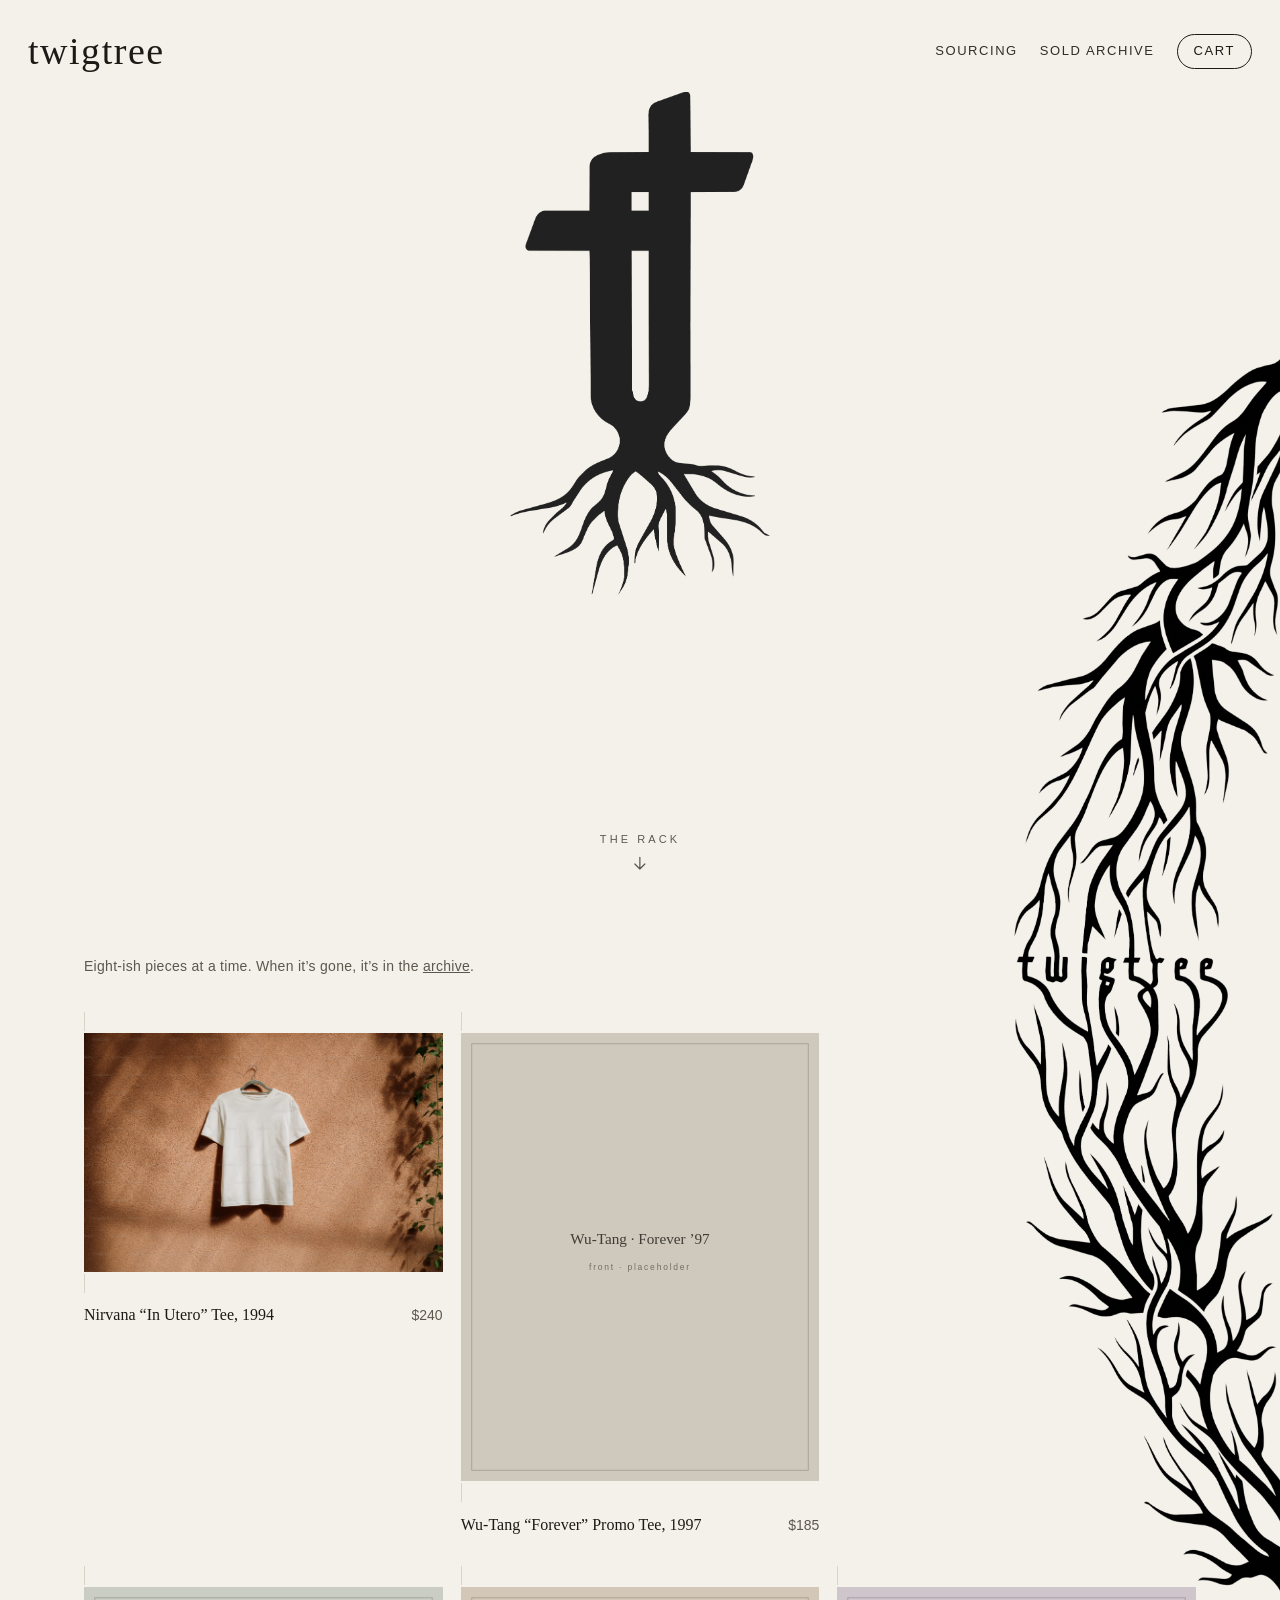
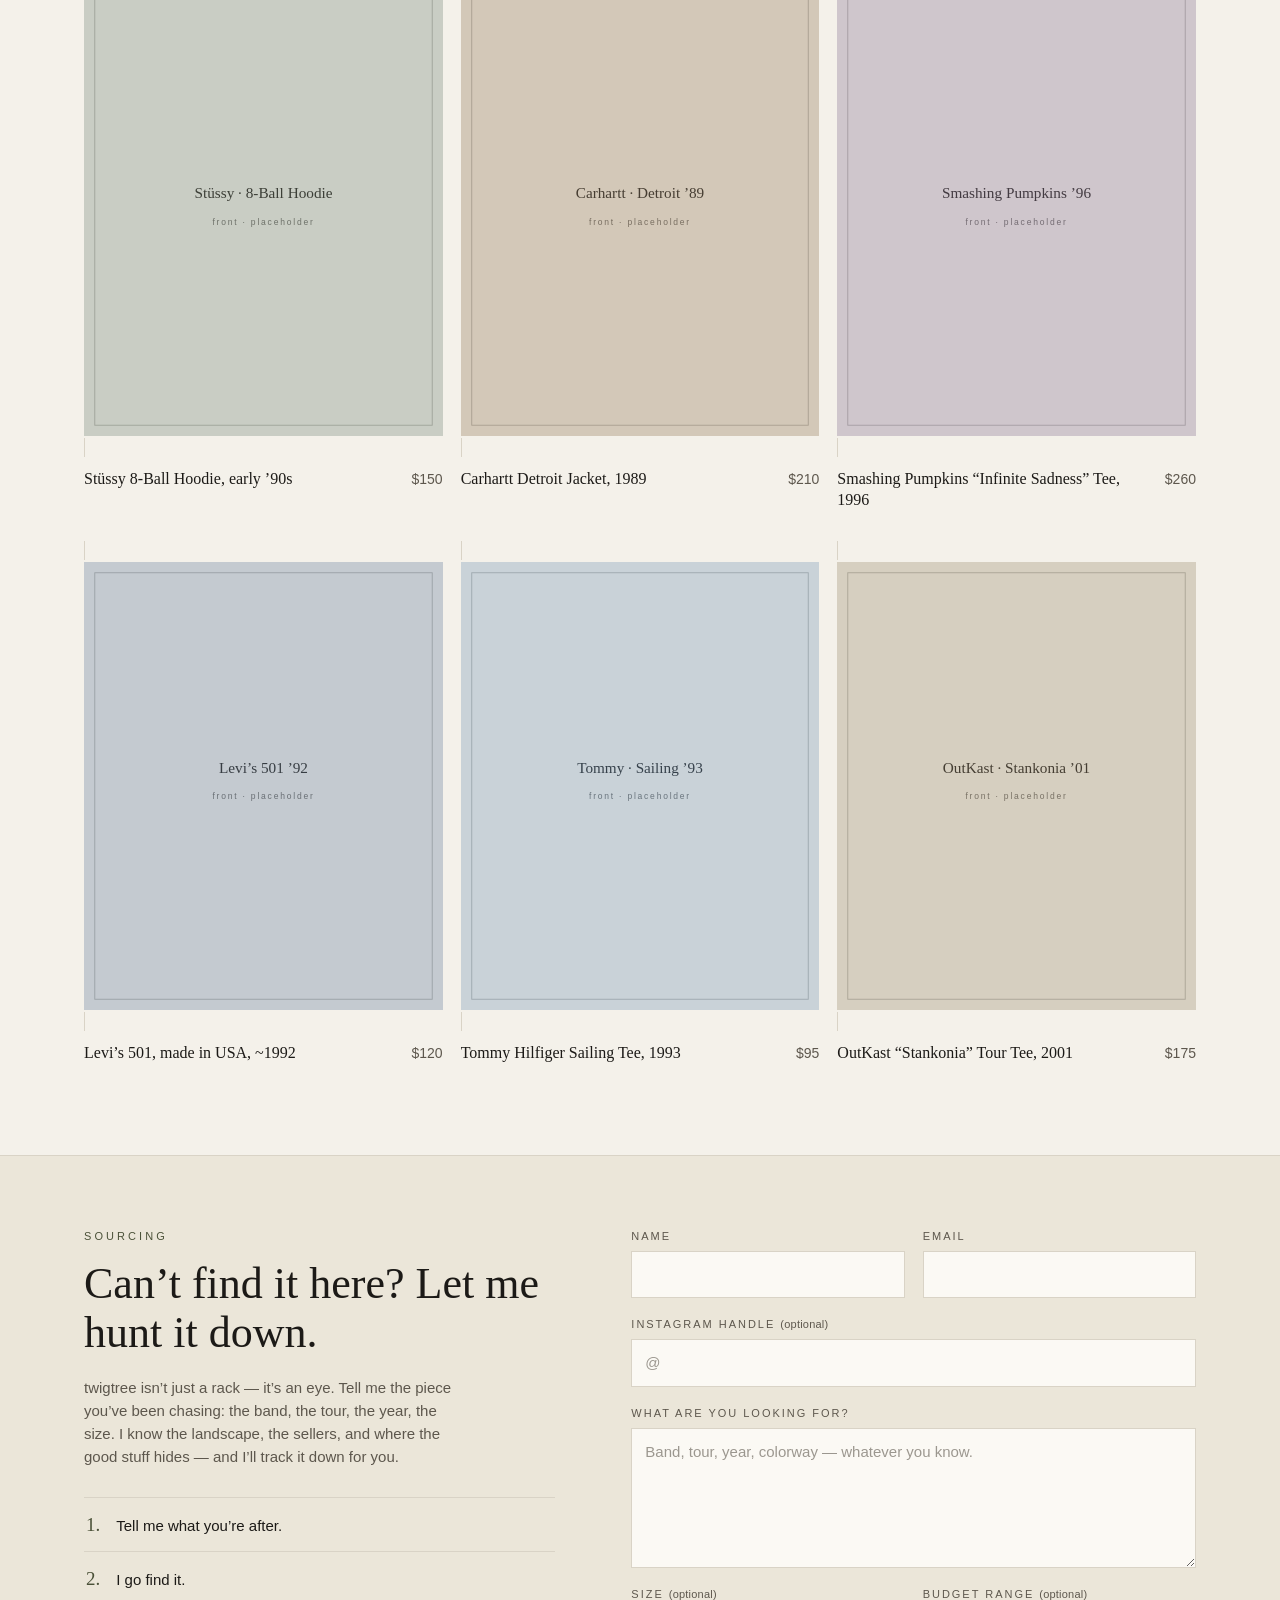
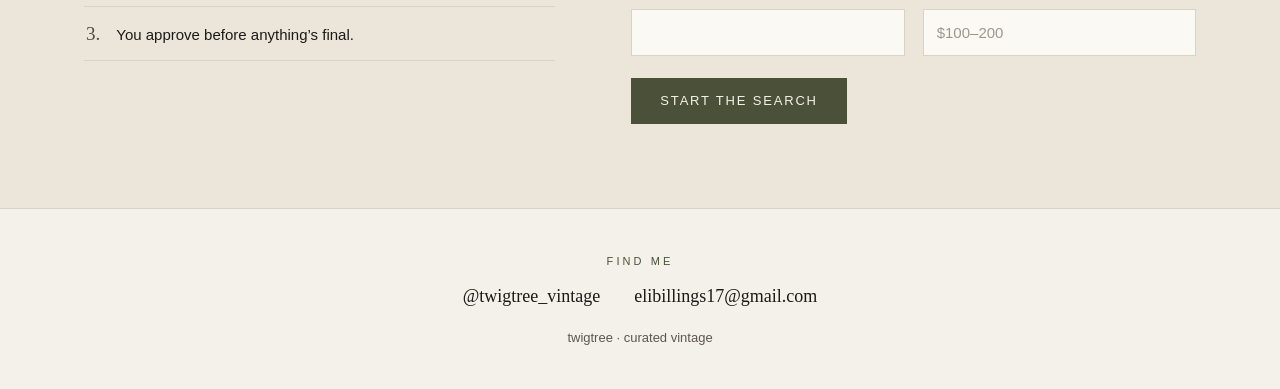
<file: index.html>
<!DOCTYPE html>
<html lang="en">
<head>
  <meta charset="UTF-8">
  <meta name="viewport" content="width=device-width, initial-scale=1.0">
  <title>twigtree — Vintage Streetwear</title>
  <meta name="description" content="twigtree. A small, curated shop for vintage streetwear and band tees. Few pieces, all real.">
  <link rel="icon" href="assets/logo.png">
  <link rel="stylesheet" href="css/style.css">
  <!-- Netlify Identity: detects invite/recovery links in the URL and opens
       the signup/login modal, so CMS invites work from the homepage -->
  <script src="https://identity.netlify.com/v1/netlify-identity-widget.js"></script>
</head>
<body data-page="shop">

  <!-- Decorative branch artwork hugging the right edge: starts a third of
       the way into the hero and trails down behind the first grid rows,
       pulling the eye down the page. Row 1 of the grid keeps its third
       column empty (see .grid__spacer in main.js) so the widest bulge of
       the branches gets breathing room. -->
  <img class="side-design" src="assets/twig.tree.design.png" alt="" aria-hidden="true">

  <!-- ============================================================
       HERO — animated intro (see js/hero.js):
       oversized logo flashes centered → settles into its big resting
       spot → a typewriter cycles words beneath it.
       ============================================================ -->
  <header class="hero" id="hero">
    <nav class="hero__nav">
      <span class="hero__nav-brand">twigtree</span>
      <div class="hero__nav-links">
        <a href="#sourcing">Sourcing</a>
        <a href="sold.html">Sold archive</a>
        <button class="cart-toggle" id="cart-toggle" aria-label="Open cart">
          Cart <span class="cart-toggle__count" id="cart-count" hidden>0</span>
        </button>
      </div>
    </nav>

    <img class="hero__logo" id="hero-logo" src="assets/logo.png" alt="twigtree">

    <h1 class="sr-only">twigtree — vintage streetwear, one piece at a time</h1>

    <!-- Typewriter masthead (decorative — the h1 above carries the meaning).
         Kept on one line: stray whitespace in here would render and knock
         the centering off. -->
    <div class="hero__type" aria-hidden="true"><span class="hero__word" id="hero-word"></span><span class="hero__cursor" id="hero-cursor"></span></div>

    <!-- Mission statement: sits to the right of the logo + typewriter
         group, vertically centered on it (drops below on small screens) -->
    <div class="hero__mission">
      <p>Vintage clothing and more. If there’s something specific you’ve been looking for — I’ll track it down for you.</p>
    </div>

    <!-- Subtle scroll cue: the listings live below the fold -->
    <a class="hero__scroll-cue" href="#shop" aria-label="Scroll to listings">
      <span>The rack</span>
      <svg viewBox="0 0 24 24" width="20" height="20" aria-hidden="true">
        <path d="M12 4v14m0 0l-6-6m6 6l6-6" fill="none" stroke="currentColor" stroke-width="1.5" stroke-linecap="round" stroke-linejoin="round"/>
      </svg>
    </a>
  </header>

  <!-- ============================================================
       LISTINGS — 3-column grid, rendered from items.json by main.js.
       Clicking a tile expands it in place into a full-width detail
       row (see js/main.js for the reflow logic).
       ============================================================ -->
  <main class="shop" id="shop">
    <p class="shop__intro">Eight-ish pieces at a time. When it’s gone, it’s in the <a href="sold.html">archive</a>.</p>
    <section class="grid" id="grid" aria-live="polite">
      <!-- tiles injected by js/main.js -->
    </section>
  </main>

  <!-- ============================================================
       SOURCING — "hire me to find it" lead capture.
       The form is static HTML with data-netlify="true" so Netlify
       auto-detects it at deploy time; js/sourcing.js submits it via
       fetch and swaps in the thank-you note in place.
       ============================================================ -->
  <section class="sourcing" id="sourcing">
    <div class="sourcing__inner">
      <div class="sourcing__copy">
        <p class="sourcing__eyebrow">Sourcing</p>
        <h2 class="sourcing__title">Can’t find it here? Let me hunt it down.</h2>
        <p class="sourcing__pitch">twigtree isn’t just a rack — it’s an eye. Tell me the piece you’ve been chasing: the band, the tour, the year, the size. I know the landscape, the sellers, and where the good stuff hides — and I’ll track it down for you.</p>
        <ol class="sourcing__steps">
          <li>Tell me what you’re after.</li>
          <li>I go find it.</li>
          <li>You approve before anything’s final.</li>
        </ol>
      </div>

      <form class="sourcing__form" id="sourcing-form" name="sourcing-request"
            method="POST" action="#sourcing" data-netlify="true" netlify-honeypot="bot-field">
        <!-- Netlify needs the form name in the payload too -->
        <input type="hidden" name="form-name" value="sourcing-request">
        <!-- honeypot: hidden from humans, tempting to bots -->
        <p class="sourcing__trap" aria-hidden="true">
          <label>Leave this field empty: <input name="bot-field" tabindex="-1" autocomplete="off"></label>
        </p>

        <div class="sourcing__row">
          <div class="sourcing__field">
            <label for="src-name">Name</label>
            <input id="src-name" name="name" type="text" required autocomplete="name">
          </div>
          <div class="sourcing__field">
            <label for="src-email">Email</label>
            <input id="src-email" name="email" type="email" required autocomplete="email">
          </div>
        </div>

        <div class="sourcing__field">
          <label for="src-instagram">Instagram handle <span>(optional)</span></label>
          <input id="src-instagram" name="instagram" type="text" placeholder="@">
        </div>

        <div class="sourcing__field">
          <label for="src-want">What are you looking for?</label>
          <textarea id="src-want" name="looking-for" rows="5" required
                    placeholder="Band, tour, year, colorway — whatever you know."></textarea>
        </div>

        <div class="sourcing__row">
          <div class="sourcing__field">
            <label for="src-size">Size <span>(optional)</span></label>
            <input id="src-size" name="size" type="text">
          </div>
          <div class="sourcing__field">
            <label for="src-budget">Budget range <span>(optional)</span></label>
            <input id="src-budget" name="budget" type="text" placeholder="$100–200">
          </div>
        </div>

        <button class="btn btn--primary sourcing__submit" type="submit">Start the search</button>
        <p class="sourcing__error" id="sourcing-error" hidden>
          Something went wrong — email <a href="mailto:elibillings17@gmail.com">elibillings17@gmail.com</a> instead.
        </p>
      </form>

      <!-- Shown in place of the form after a successful submit -->
      <div class="sourcing__thanks" id="sourcing-thanks" hidden tabindex="-1">
        <p class="sourcing__thanks-title">Got it — I’ll be in touch soon.</p>
        <p class="sourcing__thanks-sub">The hunt starts now. Keep an eye on your inbox.</p>
      </div>
    </div>
  </section>

  <!-- Socials / contact -->
  <footer class="footer" id="socials">
    <p class="footer__eyebrow">Find me</p>
    <p class="footer__links">
      <a href="https://www.instagram.com/twigtree_vintage" target="_blank" rel="noopener noreferrer">@twigtree_vintage</a>
      <a href="mailto:elibillings17@gmail.com">elibillings17@gmail.com</a>
    </p>
    <p class="footer__fine">twigtree · curated vintage</p>
  </footer>

  <!-- ============================================================
       CART — slide-out panel, populated by js/cart.js
       ============================================================ -->
  <aside class="cart" id="cart" aria-label="Shopping cart" hidden>
    <div class="cart__head">
      <h2>Your picks</h2>
      <button class="icon-btn" id="cart-close" aria-label="Close cart">
        <svg viewBox="0 0 24 24" width="14" height="14" aria-hidden="true">
          <path d="M6 6l12 12M18 6L6 18" stroke="currentColor" stroke-width="2" stroke-linecap="round"/>
        </svg>
      </button>
    </div>
    <ul class="cart__list" id="cart-list"></ul>
    <p class="cart__empty" id="cart-empty">Nothing yet. Everything here is one-of-one — if you love it, grab it.</p>
    <div class="cart__foot">
      <p class="cart__total">Total <strong id="cart-total">$0</strong></p>
      <button class="btn btn--primary" id="cart-checkout">Checkout / Reserve</button>
      <p class="cart__note">Reserving emails Eli directly — payment happens over email for now.</p>
    </div>
  </aside>
  <div class="cart-scrim" id="cart-scrim" hidden></div>

  <script src="js/hero.js"></script>
  <script src="js/cart.js"></script>
  <script src="js/main.js"></script>
  <script src="js/sourcing.js"></script>
  <!-- After completing a Netlify Identity invite/login here, send the new
       user into the CMS (standard Decap + Identity setup step) -->
  <script>
    if (window.netlifyIdentity) {
      window.netlifyIdentity.on('init', (user) => {
        if (!user) {
          window.netlifyIdentity.on('login', () => {
            document.location.href = '/admin/';
          });
        }
      });
    }
  </script>
</body>
</html>
</file>
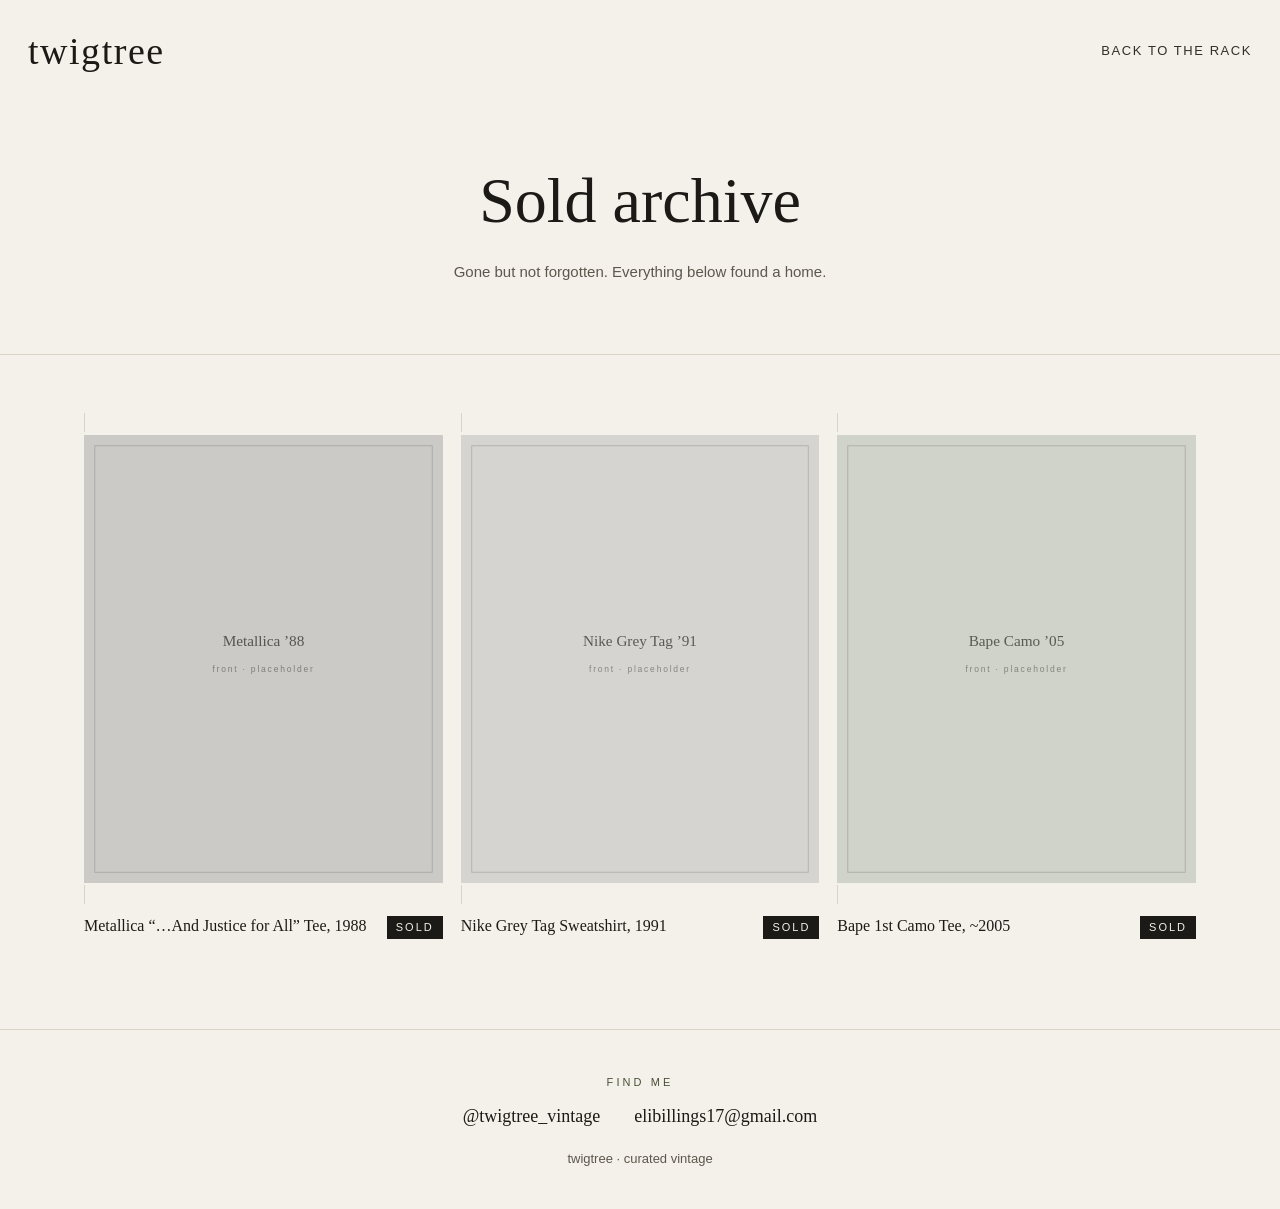
<file: sold.html>
<!DOCTYPE html>
<html lang="en">
<head>
  <meta charset="UTF-8">
  <meta name="viewport" content="width=device-width, initial-scale=1.0">
  <title>Sold Archive — twigtree</title>
  <meta name="description" content="Pieces that found a home. The twigtree sold archive.">
  <link rel="icon" href="assets/logo.png">
  <link rel="stylesheet" href="css/style.css">
</head>
<body data-page="sold">

  <!-- Compact header (no full hero on the archive page) -->
  <header class="subhead">
    <nav class="hero__nav subhead__nav">
      <a class="hero__nav-brand" href="index.html">twigtree</a>
      <div class="hero__nav-links">
        <a href="index.html">Back to the rack</a>
      </div>
    </nav>
    <div class="subhead__body">
      <h1 class="subhead__title">Sold archive</h1>
      <p class="subhead__sub">Gone but not forgotten. Everything below found a home.</p>
    </div>
  </header>

  <!-- Same 3-column grid, sold items only. No cart, no detail expansion —
       tiles are just a record of what passed through. -->
  <main class="shop">
    <section class="grid grid--sold" id="grid" aria-live="polite">
      <!-- tiles injected by js/main.js -->
    </section>
  </main>

  <!-- Socials / contact -->
  <footer class="footer">
    <p class="footer__eyebrow">Find me</p>
    <p class="footer__links">
      <a href="https://www.instagram.com/twigtree_vintage" target="_blank" rel="noopener noreferrer">@twigtree_vintage</a>
      <a href="mailto:elibillings17@gmail.com">elibillings17@gmail.com</a>
    </p>
    <p class="footer__fine">twigtree · curated vintage</p>
  </footer>

  <script src="js/main.js"></script>
</body>
</html>
</file>
<file: css/style.css>
/* ==========================================================================
   Twig Tree — vintage streetwear resale
   Palette: warm paper, ink, olive accents. Serif display, quiet sans body.
   ========================================================================== */

:root {
  --paper: #f4f1ea;        /* page background */
  --paper-raised: #fbf9f4; /* cards / panels */
  --paper-deep: #ebe6d9;   /* the sourcing band — a shade warmer than the page */
  --ink: #1c1a17;          /* primary text */
  --ink-soft: #5d574d;     /* secondary text */
  --line: #d9d3c6;         /* hairlines */
  --olive: #4a5138;        /* accent */
  --olive-dark: #363c28;
  --serif: Georgia, 'Times New Roman', serif;
  --sans: 'Helvetica Neue', Helvetica, Arial, sans-serif;
  --gap: 18px;             /* grid gutter — JS reads column count from the grid */
  --ease: cubic-bezier(0.22, 1, 0.36, 1); /* soft decel for expand/collapse */
}

* { box-sizing: border-box; }

html { scroll-behavior: smooth; }

body {
  margin: 0;
  position: relative;   /* anchors the .side-design artwork */
  overflow-x: clip;     /* its right edge sits 1px past the viewport */
  background: var(--paper);
  color: var(--ink);
  font-family: var(--sans);
  font-size: 15px;
  line-height: 1.55;
  -webkit-font-smoothing: antialiased;
}

/* ---- Side branch artwork (index page): right edge flush with (1px past)
       the viewport edge, starting a third of the way into the hero, running
       down behind the listings. Behind everything, clicks pass through. ---- */
.side-design {
  position: absolute;
  top: 33vh;
  top: 33svh;
  right: -1px;
  width: min(27vw, 400px);
  z-index: -1;              /* behind hero + tiles, above the paper */
  pointer-events: none;
  mix-blend-mode: multiply; /* ink on paper even if the PNG loses its alpha */
}

a { color: inherit; }
img { display: block; max-width: 100%; }
button { font: inherit; color: inherit; cursor: pointer; }

/* ==========================================================================
   HERO — animated intro (logic in js/hero.js)
   Warm paper, ink mark. The logo flashes centered and oversized, settles
   into its big resting spot, then a typewriter cycles words beneath it.
   ========================================================================== */

.hero {
  /* Layout knobs. The DEFAULT is the DOCKED state — logo + typewriter
     tucked into the top-left third with the mission beside them — so the
     page is sane without JS. hero.js plays the intro center-stage by
     adding .is-staging, then swaps it for .is-docked to snap back here. */
  --logo-top: 120px;                 /* docked position — clear of the nav brand */
  --logo-h: min(42vh, 440px);        /* docked logo height — sizable corner */
  --logo-h-intro: min(66vh, 700px);  /* oversized intro logo height */
  --type-gap: 34px;                  /* air between logo base and the typed word */
  --type-size: clamp(26px, 4vw, 40px); /* typed word, scaled to the docked group */
  --group-x: 20%;                    /* horizontal center of the logo + typewriter
                                        package — the mission sits to its right */

  position: relative;
  height: 100vh;
  height: 100svh;
  color: var(--ink);
  overflow: hidden;
}

/* Staging: the intro plays center-stage and big; mission waits offstage */
.hero.is-staging {
  --logo-top: 92px;
  --logo-h: min(56vh, 600px);
  --type-gap: 42px;
  --type-size: clamp(34px, 6vw, 58px);
  --group-x: 50%;
}

/* The dock snap is brisk — noticeably quicker than the intro settle */
.hero.is-docked .hero__logo,
.hero.is-docked .hero__type { transition-duration: 0.45s; }

/* accessible page title (visual heading duty is done by the logo) */
.sr-only {
  position: absolute;
  width: 1px;
  height: 1px;
  padding: 0;
  margin: -1px;
  overflow: hidden;
  clip-path: inset(50%);
  white-space: nowrap;
}

.hero__nav {
  position: relative;
  z-index: 2;
  display: flex;
  justify-content: space-between;
  align-items: center;
  padding: 22px 28px;
}

.hero__nav-brand {
  font-family: var(--serif);
  font-size: 38px;
  letter-spacing: 0.04em;
  text-decoration: none;
}

.hero__nav-links {
  display: flex;
  align-items: center;
  gap: 22px;
}

.hero__nav-links a {
  text-decoration: none;
  font-size: 13px;
  letter-spacing: 0.12em;
  text-transform: uppercase;
  opacity: 0.9;
}
.hero__nav-links a:hover { opacity: 1; text-decoration: underline; }

.cart-toggle {
  background: none;
  border: 1px solid currentColor;
  border-radius: 999px;
  padding: 6px 16px;
  font-size: 13px;
  letter-spacing: 0.12em;
  text-transform: uppercase;
  display: flex;
  align-items: center;
  gap: 8px;
}
.cart-toggle:hover { background: rgba(28, 26, 23, 0.07); }

.cart-toggle__count {
  background: var(--paper);
  color: var(--ink);
  border-radius: 999px;
  min-width: 19px;
  height: 19px;
  display: inline-flex;
  align-items: center;
  justify-content: center;
  font-size: 11px;
  padding: 0 5px;
}
.cart-toggle__count[hidden] { display: none; }

/* ---- Logo: two states, INTRO (oversized, dead-center) and SETTLED
        (big, top-center). js/hero.js flips the classes; the move
        between them is a plain CSS transition. ---- */

.hero__logo {
  position: absolute;
  z-index: 1;
  left: var(--group-x);
  /* default = settled, so the layout is sane even without JS */
  top: var(--logo-top);
  height: var(--logo-h);
  width: auto;
  transform: translateX(-50%);
  transition:
    top    0.9s var(--ease),
    left   0.9s var(--ease),
    height 0.9s var(--ease),
    transform 0.9s var(--ease);
}

.hero__logo.is-intro {
  left: 50%; /* the flash plays dead-center, then glides to the group spot */
  top: 46%;
  height: var(--logo-h-intro);
  transform: translate(-50%, -50%);
  opacity: 0; /* until the flash plays */
}

/* The flash: a quick opacity/glow pulse with a slight scale overshoot.
   Runs once at the intro position, then hero.js swaps to .is-settled. */
.hero__logo.is-flashing {
  animation: logo-flash 0.5s ease-out forwards;
}

@keyframes logo-flash {
  0%   { opacity: 0;    transform: translate(-50%, -50%) scale(0.92); filter: drop-shadow(0 0 0 rgba(74, 81, 56, 0)); }
  30%  { opacity: 1;    transform: translate(-50%, -50%) scale(1.06); filter: drop-shadow(0 0 26px rgba(74, 81, 56, 0.75)); }
  55%  { opacity: 0.55; transform: translate(-50%, -50%) scale(1.02); filter: drop-shadow(0 0 8px rgba(74, 81, 56, 0.3)); }
  100% { opacity: 1;    transform: translate(-50%, -50%) scale(1);    filter: drop-shadow(0 0 0 rgba(74, 81, 56, 0)); }
}

/* ---- Typewriter masthead ---- */

.hero__type {
  position: absolute;
  z-index: 1;
  /* shrink-wrapped box whose center tracks the logo's center, so the
     word stays centered under the logo wherever the group sits */
  left: var(--group-x);
  transform: translateX(-50%);
  top: calc(var(--logo-top) + var(--logo-h) + var(--type-gap));
  text-align: center;
  white-space: nowrap;
  font-family: var(--serif);
  font-size: var(--type-size);
  line-height: 1;
  letter-spacing: 0.09em;
  color: var(--ink);
  /* rides along on the dock snap, tracking the logo */
  transition:
    top       0.9s var(--ease),
    left      0.9s var(--ease),
    font-size 0.9s var(--ease),
    transform 0.9s var(--ease);
}

/* pre lives on the word span only: a mid-type trailing space ("one ") must
   keep its width, but the container must not render markup whitespace */
.hero__word { white-space: pre; }

.hero__cursor {
  display: inline-block;
  width: 3px;
  height: 1.05em;
  margin-left: 5px;
  background: var(--ink);
  vertical-align: -0.12em;
  visibility: hidden; /* hero.js reveals it when typing starts */
}
.hero__cursor.is-on { visibility: visible; }
.hero__cursor.is-blinking { animation: cursor-blink 1.05s steps(1) infinite; }

@keyframes cursor-blink {
  0%, 60% { opacity: 1; }
  61%, 100% { opacity: 0; }
}

/* ---- Mission statement: low and toward the hero's center — starting
        just below the typed-word line, clear of the group's widest words
        and of the right-edge branch artwork's breathing room. ---- */

.hero__mission {
  position: absolute;
  z-index: 1;
  left: 36%;
  width: min(30vw, 400px);
  /* just below the typed word at the base of the group */
  top: calc(var(--logo-top) + var(--logo-h) + var(--type-gap) + 64px);
}

.hero__mission p {
  margin: 0;
  font-family: var(--serif);
  font-size: clamp(16px, 1.5vw, 21px);
  line-height: 1.9;
  color: var(--ink-soft);
}

/* Offstage while the intro plays center-stage… */
.hero.is-staging .hero__mission {
  opacity: 0;
  visibility: hidden;
}

/* …then pops in just as the group lands in its corner. `backwards` keeps
   it invisible through the delay; animating the <p> (not the container)
   keeps the container's translateY(-50%) centering untouched. */
.hero.is-docked .hero__mission p {
  animation: mission-pop 0.55s var(--ease) 0.3s backwards;
}

@keyframes mission-pop {
  0%   { opacity: 0; transform: scale(0.94) translateY(12px); }
  70%  { opacity: 1; transform: scale(1.015) translateY(-2px); }
  100% { opacity: 1; transform: scale(1) translateY(0); }
}

.hero__scroll-cue {
  position: absolute;
  z-index: 1;
  left: 50%;
  transform: translateX(-50%);
  bottom: 26px;
  display: flex;
  flex-direction: column;
  align-items: center;
  gap: 6px;
  text-decoration: none;
  font-size: 11px;
  letter-spacing: 0.28em;
  text-transform: uppercase;
  color: var(--ink);
  opacity: 0.7;
}
.hero__scroll-cue:hover { opacity: 1; }
.hero__scroll-cue svg { animation: cue-bob 2.2s var(--ease) infinite; }

@keyframes cue-bob {
  0%, 100% { transform: translateY(0); }
  50%      { transform: translateY(6px); }
}

/* ==========================================================================
   SUBHEAD (Sold page header)
   ========================================================================== */

.subhead { border-bottom: 1px solid var(--line); }
.subhead__nav { color: var(--ink); }
.subhead__body { text-align: center; padding: 48px 24px 56px; }
.subhead__title {
  font-family: var(--serif);
  font-weight: 400;
  font-size: clamp(36px, 6vw, 64px);
  margin: 0;
}
.subhead__sub { color: var(--ink-soft); margin-top: 10px; }

/* ==========================================================================
   SHOP GRID
   3 columns desktop → 1 column phones. The detail row spans all columns.
   ========================================================================== */

.shop {
  max-width: 1160px;
  margin: 0 auto;
  padding: 56px 24px 90px;
}

.shop__intro {
  color: var(--ink-soft);
  font-size: 14px;
  letter-spacing: 0.02em;
  margin: 0 0 32px;
}

.grid {
  display: grid;
  grid-template-columns: repeat(3, 1fr); /* JS reads this to find each tile's row */
  gap: 28px var(--gap);
  align-items: start;
}

/* ---- Tile ---- */

.tile {
  background: none;
  border: 0;
  padding: 0;
  text-align: left;
  display: block;
  width: 100%;
}

.tile__img-wrap {
  background: var(--paper-raised);
  border: 1px solid var(--line);
  aspect-ratio: 4 / 5;
  overflow: hidden;
}

.tile__img {
  width: 100%;
  height: 100%;
  object-fit: cover;
  transition: transform 0.5s var(--ease);
}
.tile:hover .tile__img { transform: scale(1.03); }

.tile__meta {
  display: flex;
  justify-content: space-between;
  align-items: baseline;
  gap: 12px;
  margin-top: 10px;
}

.tile__name {
  font-family: var(--serif);
  font-size: 16px;
  line-height: 1.3;
}

.tile__price {
  font-size: 14px;
  color: var(--ink-soft);
  white-space: nowrap;
}

/* The tile currently expanded lives on inside the detail row; its grid slot
   is removed so former row-mates flow down into the next row. */
.tile--expanded { display: none; }

/* Invisible cell in row 1, column 3 of the shop grid (inserted by main.js):
   keeps the first row at two items so the side artwork has breathing room.
   While a detail row is open the grid reverts to full three-across flow. */
.grid:has(.detail) .grid__spacer { display: none; }

/* Sold page variant */
.grid--sold .tile { cursor: default; }
.tile__sold-flag {
  font-size: 11px;
  letter-spacing: 0.18em;
  text-transform: uppercase;
  color: var(--paper);
  background: var(--ink);
  padding: 3px 9px;
}
.grid--sold .tile__img { filter: saturate(0.6); opacity: 0.85; }

/* ==========================================================================
   DETAIL ROW — the in-place expansion (see js/main.js)

   Spans all 3 grid columns. Internally: the featured image column is 1.5×
   a normal tile width (the "~150% scale"), and the info panel takes the
   rest — visually the space where columns 2–3 sit.
   ========================================================================== */

.detail {
  grid-column: 1 / -1;           /* full-width row inside the main grid */
  overflow: hidden;              /* lets us animate height on expand/collapse */
  background: var(--paper-raised);
  border: 1px solid var(--line);
}

.detail__inner {
  position: relative;
  display: grid;
  /* 1.5 tile-widths for the image, remaining ~1.5 for the panel.
     Total grid width = 3 tiles + 2 gaps, so:  */
  grid-template-columns: calc(50% - var(--gap) / 2) 1fr;
  gap: 0 calc(var(--gap) * 1.5);
  padding: 26px;
}

/* ---- Featured image + gallery ---- */

.detail__media { min-width: 0; }

.detail__cover-wrap {
  background: var(--paper);
  border: 1px solid var(--line);
  aspect-ratio: 4 / 5;           /* same ratio as tiles, 1.5× the width */
  overflow: hidden;
}

.detail__cover {
  width: 100%;
  height: 100%;
  object-fit: cover;
}

/* Quick crossfade when a thumbnail swaps into the cover slot */
.detail__cover.is-swapping { animation: cover-fade 0.35s var(--ease); }
@keyframes cover-fade { from { opacity: 0.25; } to { opacity: 1; } }

.detail__thumbs {
  display: flex;
  gap: 10px;
  margin-top: 12px;
}

.detail__thumb {
  padding: 0;
  border: 1px solid var(--line);
  background: var(--paper);
  width: 64px;
  height: 80px;
  overflow: hidden;
  opacity: 0.75;
}
.detail__thumb img { width: 100%; height: 100%; object-fit: cover; }
.detail__thumb:hover { opacity: 1; }
.detail__thumb.is-active {
  opacity: 1;
  border-color: var(--ink);
}

/* ---- Info panel ---- */

.detail__info {
  min-width: 0;
  padding: 6px 44px 0 0;         /* right padding keeps text clear of the close button */
  display: flex;
  flex-direction: column;
}

.detail__name {
  font-family: var(--serif);
  font-weight: 400;
  font-size: clamp(24px, 3vw, 34px);
  line-height: 1.15;
  margin: 0 0 6px;
}

.detail__price {
  font-size: 18px;
  color: var(--olive);
  margin: 0 0 18px;
}

.detail__specs {
  display: grid;
  grid-template-columns: auto 1fr;
  gap: 6px 18px;
  margin: 0 0 18px;
  padding: 14px 0;
  border-top: 1px solid var(--line);
  border-bottom: 1px solid var(--line);
}
.detail__specs dt {
  font-size: 11px;
  letter-spacing: 0.18em;
  text-transform: uppercase;
  color: var(--ink-soft);
  align-self: baseline;
}
.detail__specs dd { margin: 0; align-self: baseline; }

.detail__story {
  color: var(--ink-soft);
  margin: 0 0 24px;
  max-width: 56ch;
}

.detail__actions { margin-top: auto; padding-bottom: 4px; }

/* ---- Buttons ---- */

.btn {
  border: 1px solid var(--ink);
  background: none;
  padding: 12px 28px;
  font-size: 13px;
  letter-spacing: 0.14em;
  text-transform: uppercase;
  transition: background 0.2s, color 0.2s;
}

.btn--primary {
  background: var(--olive);
  border-color: var(--olive);
  color: var(--paper);
}
.btn--primary:hover { background: var(--olive-dark); border-color: var(--olive-dark); }

.btn[disabled] { opacity: 0.55; cursor: default; }

/* ---- Circular close button, top-right of the detail row ---- */

.icon-btn {
  border: 1px solid var(--line);
  background: var(--paper);
  border-radius: 50%;
  width: 36px;
  height: 36px;
  display: inline-flex;
  align-items: center;
  justify-content: center;
  transition: background 0.2s, transform 0.2s;
}
.icon-btn:hover { background: var(--ink); color: var(--paper); transform: rotate(90deg); }

.detail__close {
  position: absolute;
  top: 18px;
  right: 18px;
  z-index: 2;
}

/* ==========================================================================
   CART — slide-out panel, bottom-right
   ========================================================================== */

.cart {
  position: fixed;
  top: 0;
  right: 0;
  bottom: 0;
  width: min(380px, 92vw);
  background: var(--paper-raised);
  border-left: 1px solid var(--line);
  z-index: 60;
  display: flex;
  flex-direction: column;
  transform: translateX(100%);
  transition: transform 0.35s var(--ease);
}
.cart.is-open { transform: translateX(0); }

.cart-scrim {
  position: fixed;
  inset: 0;
  background: rgba(28, 26, 23, 0.35);
  z-index: 50;
  opacity: 0;
  transition: opacity 0.35s;
}
.cart-scrim.is-open { opacity: 1; }

.cart__head {
  display: flex;
  justify-content: space-between;
  align-items: center;
  padding: 20px 22px;
  border-bottom: 1px solid var(--line);
}
.cart__head h2 { font-family: var(--serif); font-weight: 400; font-size: 22px; margin: 0; }

.cart__list {
  list-style: none;
  margin: 0;
  padding: 8px 22px;
  overflow-y: auto;
  flex: 1;
}

.cart__item {
  display: flex;
  gap: 14px;
  align-items: center;
  padding: 14px 0;
  border-bottom: 1px solid var(--line);
}
.cart__item img { width: 52px; height: 65px; object-fit: cover; border: 1px solid var(--line); }
.cart__item-name { font-family: var(--serif); font-size: 15px; }
.cart__item-price { color: var(--ink-soft); font-size: 13px; }
.cart__item-body { flex: 1; min-width: 0; }

.cart__remove {
  background: none;
  border: 0;
  font-size: 12px;
  letter-spacing: 0.1em;
  text-transform: uppercase;
  color: var(--ink-soft);
  text-decoration: underline;
  padding: 4px;
}
.cart__remove:hover { color: var(--ink); }

.cart__empty { padding: 26px 22px; color: var(--ink-soft); }

.cart__foot { padding: 18px 22px 24px; border-top: 1px solid var(--line); }
.cart__total {
  display: flex;
  justify-content: space-between;
  font-size: 15px;
  margin: 0 0 14px;
}
.cart__foot .btn { width: 100%; }
.cart__note { font-size: 12px; color: var(--ink-soft); margin: 10px 0 0; }

/* Floating cart button once you've scrolled past the hero nav */
.cart-fab {
  position: fixed;
  right: 22px;
  bottom: 22px;
  z-index: 40;
  background: var(--ink);
  color: var(--paper);
  border: 0;
  border-radius: 999px;
  padding: 12px 20px;
  font-size: 13px;
  letter-spacing: 0.12em;
  text-transform: uppercase;
  display: flex;
  align-items: center;
  gap: 8px;
  box-shadow: 0 6px 18px rgba(28, 26, 23, 0.25);
  opacity: 0;
  pointer-events: none;
  transform: translateY(8px);
  transition: opacity 0.25s, transform 0.25s;
}
.cart-fab.is-visible { opacity: 1; pointer-events: auto; transform: translateY(0); }
.cart-fab .cart-toggle__count { background: var(--paper); color: var(--ink); }

/* ==========================================================================
   SOURCING — "hire me to find it" band (form logic in js/sourcing.js)
   Sits after the grid on a deeper paper shade so it reads as its own band.
   ========================================================================== */

.sourcing {
  background: var(--paper-deep);
  border-top: 1px solid var(--line);
}

.sourcing__inner {
  max-width: 1160px;
  margin: 0 auto;
  padding: 72px 24px 84px;
  display: grid;
  grid-template-columns: 5fr 6fr;   /* editorial copy left, form right */
  gap: 48px clamp(40px, 6vw, 96px);
  align-items: start;
}

.sourcing__eyebrow {
  font-size: 11px;
  letter-spacing: 0.28em;
  text-transform: uppercase;
  color: var(--olive);
  margin: 0 0 14px;
}

.sourcing__title {
  font-family: var(--serif);
  font-weight: 400;
  font-size: clamp(28px, 3.6vw, 44px);
  line-height: 1.12;
  margin: 0 0 18px;
}

.sourcing__pitch {
  color: var(--ink-soft);
  max-width: 46ch;
  margin: 0 0 28px;
}

/* the 3-step: quiet list, serif numerals in olive */
.sourcing__steps {
  list-style: none;
  counter-reset: step;
  margin: 0;
  padding: 0;
  border-top: 1px solid var(--line);
}
.sourcing__steps li {
  counter-increment: step;
  display: flex;
  align-items: baseline;
  gap: 16px;
  padding: 12px 2px;
  border-bottom: 1px solid var(--line);
}
.sourcing__steps li::before {
  content: counter(step) ".";
  font-family: var(--serif);
  font-size: 19px;
  color: var(--olive);
}

/* ---- The request form ---- */

.sourcing__form { display: flex; flex-direction: column; gap: 18px; }
/* display:flex would beat the [hidden] attribute after submit — force it */
.sourcing__form[hidden] { display: none; }

.sourcing__row {
  display: grid;
  grid-template-columns: 1fr 1fr;
  gap: 18px;
}

.sourcing__field { display: flex; flex-direction: column; gap: 6px; }

.sourcing__field label {
  font-size: 11px;
  letter-spacing: 0.18em;
  text-transform: uppercase;
  color: var(--ink-soft);
}
.sourcing__field label span { text-transform: none; letter-spacing: 0.02em; }

.sourcing__field input,
.sourcing__field textarea {
  font: inherit;
  color: var(--ink);
  background: var(--paper-raised);
  border: 1px solid var(--line);
  border-radius: 0;
  padding: 11px 13px;
}
.sourcing__field textarea { resize: vertical; min-height: 110px; }

.sourcing__field input:focus,
.sourcing__field textarea:focus {
  outline: none;
  border-color: var(--ink);
}

.sourcing__field ::placeholder { color: var(--ink-soft); opacity: 0.6; }

.sourcing__submit { align-self: flex-start; margin-top: 4px; }

.sourcing__error { color: #8a3b2e; font-size: 14px; margin: 0; }

/* honeypot — visually gone, still in the DOM for bots to trip on */
.sourcing__trap {
  position: absolute;
  left: -9999px;
  margin: 0;
}

/* ---- Thank-you state (js/sourcing.js swaps it in for the form) ---- */

.sourcing__thanks { padding: 24px 0; outline: none; }
.sourcing__thanks-title {
  font-family: var(--serif);
  font-size: clamp(24px, 3vw, 34px);
  line-height: 1.2;
  margin: 0 0 10px;
}
.sourcing__thanks-sub { color: var(--ink-soft); margin: 0; }

/* ==========================================================================
   FOOTER
   ========================================================================== */

.footer {
  border-top: 1px solid var(--line);
  padding: 44px 24px 40px;
  text-align: center;
}

.footer__eyebrow {
  font-size: 11px;
  letter-spacing: 0.28em;
  text-transform: uppercase;
  color: var(--olive);
  margin: 0 0 12px;
}

.footer__links {
  margin: 0;
  display: flex;
  justify-content: center;
  flex-wrap: wrap;
  gap: 10px 34px;
  font-family: var(--serif);
  font-size: 18px;
}
.footer__links a { text-decoration: none; }
.footer__links a:hover { text-decoration: underline; }

.footer__fine {
  margin: 18px 0 0;
  color: var(--ink-soft);
  font-size: 13px;
}

/* ==========================================================================
   RESPONSIVE
   3 cols → 2 cols (tablet) → 1 col (phone). On phones the detail panel
   stacks BELOW the featured image.
   ========================================================================== */

@media (max-width: 900px) {
  .grid { grid-template-columns: repeat(2, 1fr); }

  /* no room for the side artwork or the row-1 gap on narrow layouts */
  .side-design { display: none; }
  .grid__spacer { display: none; }

  /* no side-by-side room: group stays centered in BOTH states — the dock
     snap just shrinks it upward and the mission pops in below the word */
  .hero {
    --group-x: 50%;
    --logo-top: 96px;
    --logo-h: min(36vh, 340px);
    --logo-h-intro: min(52vh, 480px);
    --type-gap: 28px;
    --type-size: clamp(26px, 4.5vw, 38px);
  }
  .hero.is-staging {
    --group-x: 50%;
    --logo-top: 92px;
    --logo-h: min(44vh, 420px);
    --type-gap: 36px;
    --type-size: clamp(30px, 5.5vw, 48px);
  }
  .hero__mission {
    left: 32px;
    right: 32px;
    width: auto;
    transform: none;
    top: calc(var(--logo-top) + var(--logo-h) + var(--type-gap) + 76px);
    text-align: center;
  }
  .hero__mission p { font-size: 15px; line-height: 1.75; }

  /* sourcing: copy stacks above the form */
  .sourcing__inner { grid-template-columns: 1fr; gap: 40px; padding: 56px 24px 64px; }
}

@media (max-width: 600px) {
  .grid { grid-template-columns: 1fr; }

  .detail__inner {
    grid-template-columns: 1fr;   /* image on top, info below */
    gap: 22px;
    padding: 18px;
  }

  .detail__info { padding-right: 0; }
  .detail__close { top: 12px; right: 12px; }
  /* keep the close button clear of the name on small screens */
  .detail__name { padding-right: 40px; }

  /* three nav links + cart have to share a phone width */
  .hero__nav { padding: 18px 16px; gap: 10px; }
  .hero__nav-brand { font-size: 27px; }
  .hero__nav-links { gap: 12px; }
  .hero__nav-links a {
    font-size: 10.5px;
    letter-spacing: 0.06em;
    white-space: nowrap;
  }
  .cart-toggle { padding: 5px 11px; font-size: 10.5px; letter-spacing: 0.06em; }

  .shop { padding-top: 40px; }

  /* sourcing form fields stack in one column */
  .sourcing__row { grid-template-columns: 1fr; }
  .sourcing__submit { align-self: stretch; }

  /* smaller logo so the word AND the mission fit comfortably on screen */
  .hero {
    --logo-top: 86px;
    --logo-h: min(30vh, 260px);
    --logo-h-intro: min(46vh, 380px);
    --type-gap: 22px;
    --type-size: clamp(24px, 6vw, 32px);
  }
  .hero.is-staging {
    --logo-top: 80px;
    --logo-h: min(38vh, 330px);
    --type-gap: 28px;
    --type-size: clamp(28px, 7vw, 40px);
  }
  .hero__mission {
    left: 22px;
    right: 22px;
    top: calc(var(--logo-top) + var(--logo-h) + var(--type-gap) + 56px);
  }
  .hero__mission p { font-size: 13.5px; }
}

/* Respect reduced-motion users: skip the expand/collapse animation,
   the logo intro, and the cursor blink (hero.js also skips its sequence) */
@media (prefers-reduced-motion: reduce) {
  html { scroll-behavior: auto; }
  .detail, .tile__img, .cart, .cart-scrim, .hero__logo, .hero__type,
  .hero__cursor, .hero__mission p { transition: none !important; animation: none !important; }
  .hero__scroll-cue svg { animation: none; }
}
</file>
